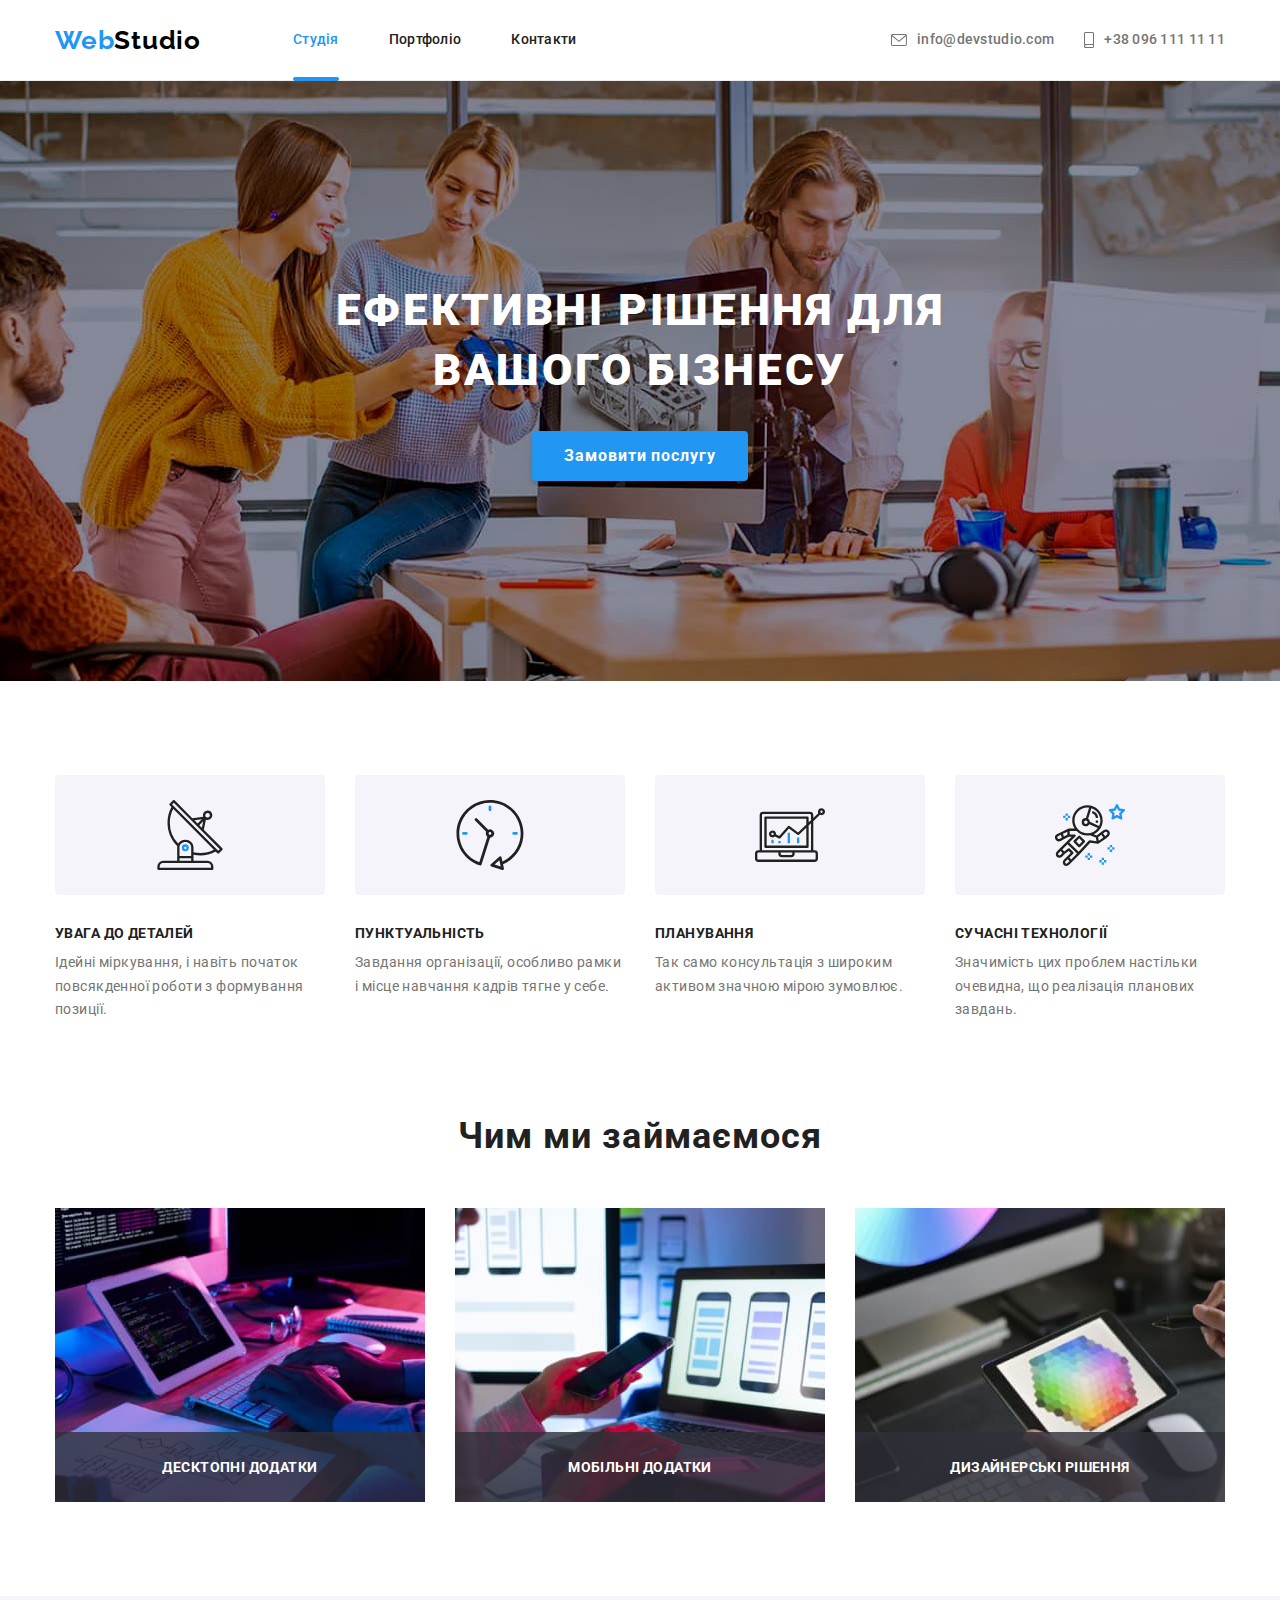
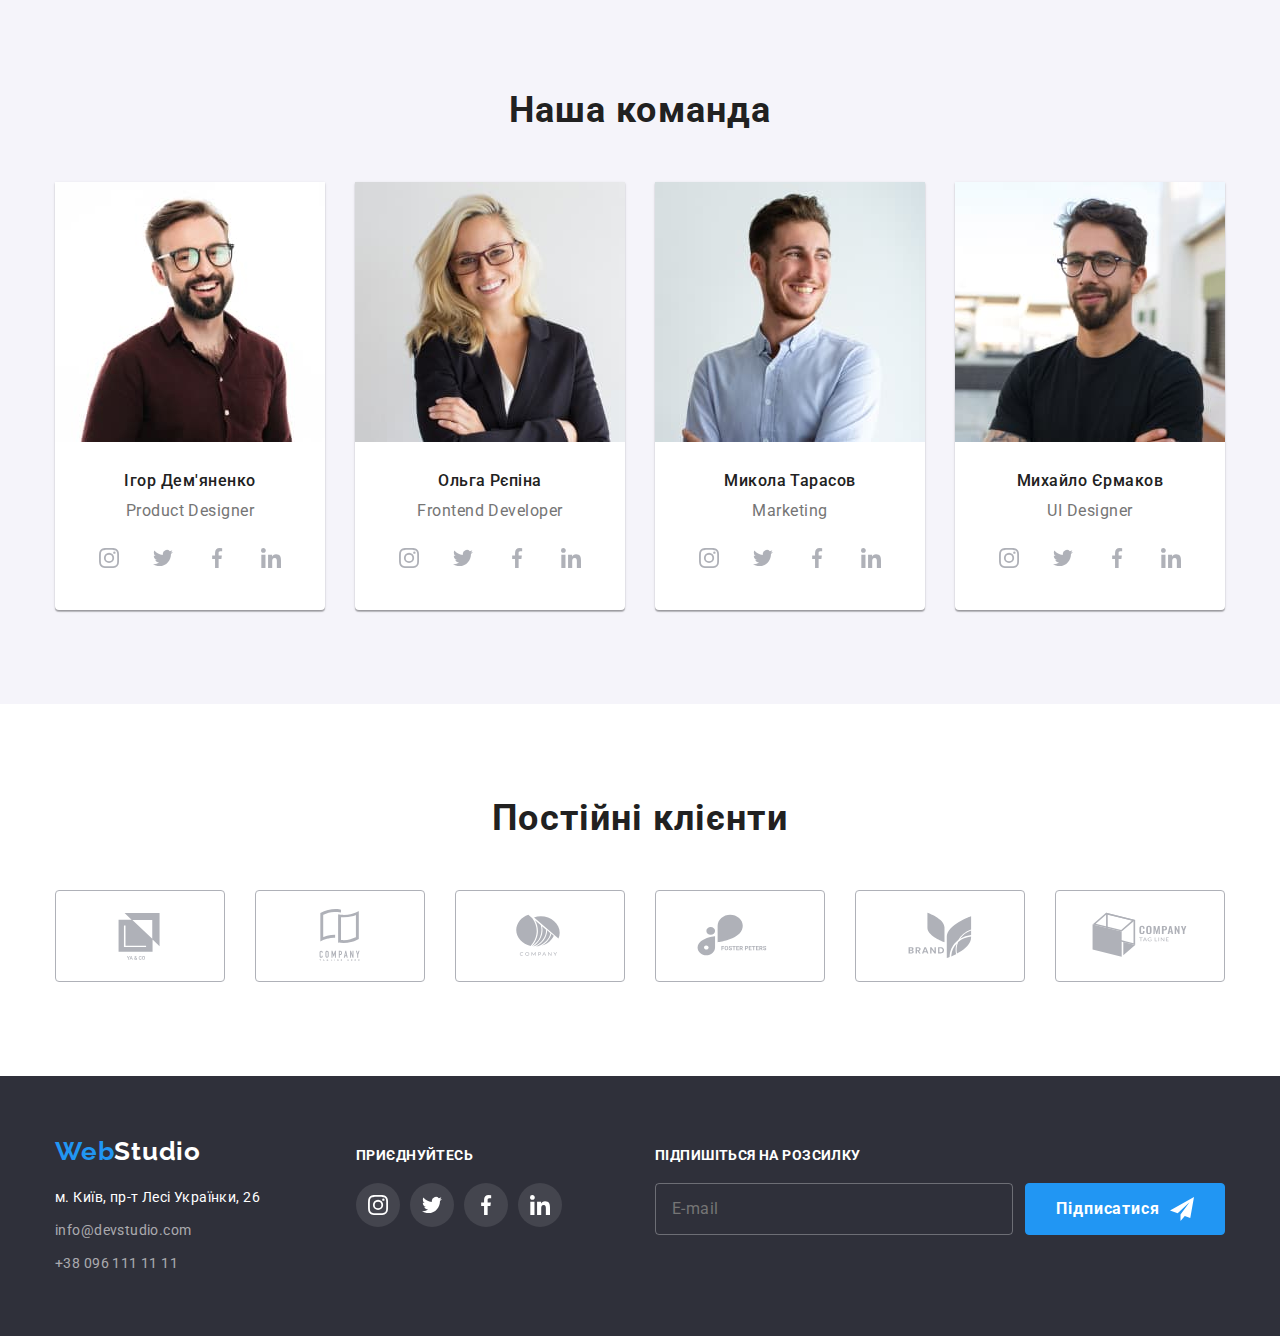
<file: index.html>
<!DOCTYPE html>
<html lang="uk">
  <head>
    <meta charset="UTF-8" />
    <meta http-equiv="X-UA-Compatible" content="IE=edge" />
    <meta name="viewport" content="width=device-width, initial-scale=1.0" />
    <title>Студія</title>
    <link rel="icon" href="./images/favicon.ico" type="images/x-icon" />
    <link
      rel="stylesheet"
      href="https://cdnjs.cloudflare.com/ajax/libs/modern-normalize/1.1.0/modern-normalize.min.css"
    />
    <link
      href="https://fonts.googleapis.com/css2?family=Raleway:wght@700&family=Roboto:wght@400;500;700;900&display=swap"
      rel="stylesheet"
    />
    <link rel="stylesheet" href="./css/main.min.css" />
  </head>
  <body>
    <header class="header">
      <div class="container header__container">
        <nav class="navigation">
          <a href="./index.html" class="logo"> Web<span class="logo--black-part">Studio</span> </a>

          <ul class="navigation__list">
            <li class="navigation__item">
              <a href="./index.html" class="navigation__link navigation__link--current">Студія</a>
            </li>
            <li class="navigation__item">
              <a href="./portfolio.html" class="navigation__link">Портфоліо</a>
            </li>
            <li class="navigation__item"><a href="" class="navigation__link">Контакти</a></li>
          </ul>
        </nav>

        <ul class="communication">
          <li class="communication__item">
            <a href="mailto:info@devstudio.com" class="communication__link">
              <svg class="communication__icon" width="16px" height="12px">
                <use href="./images/icons.svg#envelope"></use></svg
              >info@devstudio.com</a
            >
          </li>
          <li class="communication__item">
            <a href="tel:+380961111111" class="communication__link">
              <svg class="communication__icon" width="10px" height="16px">
                <use href="./images/icons.svg#smartphone"></use></svg
              >+38 096 111 11 11</a
            >
          </li>
        </ul>

        <button type="button" class="menu__button data-menu-button">
          <svg width="40" height="40" class="icon-menu" aria-label="Тумблер меню">
            <use href="./images/icons.svg#open-header-menu"></use>
          </svg>
        </button>
      </div>
      <!-- xxxxxxxxxxxxxxxxxxxxx MOBILE MENU xxxxxxxxxxxxxxxx -->

      <div class="mobile-menu" data-menu>
        <div class="container">
          <button type="button" class="menu__button data-menu-close">
            <svg width="40" height="40" class="icon-cross" aria-label="Тумблер меню">
              <use href="./images/icons.svg#close-header-menu"></use>
            </svg>
          </button>

          <nav class="mobile-nav">
            <ul class="mobile-nav__list">
              <li class="mobile-nav__item">
                <a href="./index.html" class="mobile-nav__link mobile-nav__link--current">Студія</a>
              </li>
              <li class="mobile-nav__item">
                <a href="./portfolio.html" class="mobile-nav__link">Портфоліо</a>
              </li>
              <li class="mobile-nav__item">
                <a href="" class="mobile-nav__link">Контакти</a>
              </li>
            </ul>
          </nav>

          <div class="mobile-menu__bottom-part">
            <ul class="mobile-contacts">
              <li class="mobile-contacts__item">
                <a href="tel:+380961111111" class="mobile-contacts__tel"> +38 096 111 11 11 </a>
              </li>
              <li class="mobile-contacts__item">
                <a href="mailto:info@devstudio.com" class="mobile-contacts__mail">
                  info@devstudio.com
                </a>
              </li>
            </ul>

            <ul class="mobile-social">
              <li class="mobile-social__item">
                <a
                  href="https://www.instagram.com/"
                  target="_blank"
                  rel="noopener noreferrer"
                  class="mobile-social__link"
                >
                  Instagram
                </a>
              </li>
              <li class="mobile-social__item">
                <a
                  href="https://twitter.com/"
                  target="_blank"
                  rel="noopener noreferrer"
                  class="mobile-social__link"
                >
                  Twitter
                </a>
              </li>
              <li class="mobile-social__item">
                <a
                  href="https://www.facebook.com/"
                  class="mobile-social__link"
                  target="_blank"
                  rel="noopener noreferrer"
                >
                  Facebook
                </a>
              </li>
              <li class="mobile-social__item">
                <a
                  href="https://www.linkedin.com/"
                  class="mobile-social__link"
                  target="_blank"
                  rel="noopener noreferrer"
                >
                  Linkedin
                </a>
              </li>
            </ul>
          </div>
        </div>
      </div>
    </header>

    <main>
      <section class="hero">
        <h1 class="hero__heading">Ефективні рішення для<br />вашого бізнесу</h1>

        <button data-modal-open type="button" class="hero__button button">Замовити послугу</button>
      </section>

      <section class="section">
        <div class="container">
          <h2 class="visually-hidden">Особливості</h2>
          <ul class="features">
            <li class="features__item">
              <div class="features__image-wrap">
                <svg class="features__icon" width="70px" height="70px">
                  <use href="./images/icons.svg#antenna"></use>
                </svg>
              </div>
              <h3 class="features__label">УВАГА ДО ДЕТАЛЕЙ</h3>
              <p class="features__descr">
                Ідейні міркування, і навіть початок повсякденної роботи з формування позиції.
              </p>
            </li>

            <li class="features__item">
              <div class="features__image-wrap">
                <svg class="features__icon" width="70px" height="70px">
                  <use href="./images/icons.svg#clock"></use>
                </svg>
              </div>
              <h3 class="features__label">ПУНКТУАЛЬНІСТЬ</h3>
              <p class="features__descr">
                Завдання організації, особливо рамки і місце навчання кадрів тягне у себе.
              </p>
            </li>

            <li class="features__item">
              <div class="features__image-wrap">
                <svg class="features__icon" width="70px" height="70px">
                  <use href="./images/icons.svg#diagram"></use>
                </svg>
              </div>
              <h3 class="features__label">ПЛАНУВАННЯ</h3>
              <p class="features__descr">
                Так само консультація з широким активом значною мірою зумовлює.
              </p>
            </li>

            <li class="features__item">
              <div class="features__image-wrap">
                <svg class="features__icon" width="70px" height="70px">
                  <use href="./images/icons.svg#astronaut"></use>
                </svg>
              </div>
              <h3 class="features__label">СУЧАСНІ ТЕХНОЛОГІЇ</h3>
              <p class="features__descr">
                Значимість цих проблем настільки очевидна, що реалізація планових завдань.
              </p>
            </li>
          </ul>
        </div>
      </section>

      <section class="specialization section">
        <div class="specialization__container container">
          <h2 class="heading">Чим ми займаємося</h2>
          <ul class="specialization__list">
            <li class="specialization__item">
              <img
                src="./images/desktop/studio/img1-desktop.jpg"
                srcset="
                  ./images/desktop/studio/img1-desktop.jpg    1x,
                  ./images/desktop/studio/img1-desktop@2x.jpg 2x
                "
                alt="Хтось пише код"
                width="100%"
                height="auto"
                class="image"
              />
              <div class="specialization__overlay">
                <p class="specialization__label">Десктопні додатки</p>
              </div>
            </li>
            <li class="specialization__item">
              <img
                src="./images/desktop/studio/img2-desktop.jpg"
                srcset="
                  ./images/desktop/studio/img2-desktop.jpg    1x,
                  ./images/desktop/studio/img2-desktop@2x.jpg 2x
                "
                alt="Хтось звіряється з ескізом, тримаючи телефон"
                width="100%"
                height="auto"
                class="image"
              />
              <div class="specialization__overlay">
                <p class="specialization__label">Мобільні додатки</p>
              </div>
            </li>
            <li class="specialization__item">
              <img
                src="./images/desktop/studio/img3-desktop.jpg"
                srcset="
                  ./images/desktop/studio/img3-desktop.jpg    1x,
                  ./images/desktop/studio/img3-desktop@2x.jpg 2x
                "
                alt="Хтось тримає планшет обираючи колір"
                width="100%"
                height="auto"
                class="image"
              />
              <div class="specialization__overlay">
                <p class="specialization__label">Дизайнерські рішення</p>
              </div>
            </li>
          </ul>
        </div>
      </section>

      <section class="team section">
        <div class="team__container container">
          <h2 class="team__heading heading">Наша команда</h2>
          <ul class="team__list">
            <li class="team__member">
              <picture>
                <source
                  srcset="
                    ./images/mob/studio/ihordemianenko-mob.jpg    1x,
                    ./images/mob/studio/ihordemianenko-mob@2x.jpg 2x
                  "
                  media="(max-width: 767px)"
                />
                <source
                  srcset="
                    ./images/tablet/studio/ihordemianenko-tablet.jpg    1x,
                    ./images/tablet/studio/ihordemianenko-tablet@2x.jpg 2x
                  "
                  media="(max-width: 1199px)"
                />
                <source
                  srcset="
                    ./images/desktop/studio/ihordemianenko-desktop.jpg    1x,
                    ./images/desktop/studio/ihordemianenko-desktop@2x.jpg 2x
                  "
                  media="(min-width: 1200px)"
                />
                <img
                  src="./images/mob/studio/ihordemianenko-mob.jpg"
                  alt="Ігор Дем'яненко"
                  class="team__photo"
                />
              </picture>
              <div class="team__card">
                <h3 class="team__name">Ігор Дем'яненко</h3>
                <p class="team__position">Product Designer</p>

                <ul class="social-networks">
                  <li class="">
                    <a
                      href="https://www.instagram.com/"
                      target="_blank"
                      rel="noopener noreferrer"
                      class="social-networks__link"
                    >
                      <svg class="social-networks__icon">
                        <use href="./images/icons.svg#instagram"></use>
                      </svg>
                    </a>
                  </li>
                  <li class="">
                    <a
                      href="https://twitter.com/"
                      target="_blank"
                      rel="noopener noreferrer"
                      class="social-networks__link"
                    >
                      <svg class="social-networks__icon">
                        <use href="./images/icons.svg#twitter"></use>
                      </svg>
                    </a>
                  </li>
                  <li class="">
                    <a
                      href="https://www.facebook.com/"
                      class="social-networks__link"
                      target="_blank"
                      rel="noopener noreferrer"
                    >
                      <svg class="social-networks__icon">
                        <use href="./images/icons.svg#facebook"></use>
                      </svg>
                    </a>
                  </li>
                  <li class="">
                    <a
                      href="https://www.linkedin.com/"
                      class="social-networks__link"
                      target="_blank"
                      rel="noopener noreferrer"
                    >
                      <svg class="social-networks__icon">
                        <use href="./images/icons.svg#linkedin"></use>
                      </svg>
                    </a>
                  </li>
                </ul>
              </div>
            </li>

            <li class="team__member">
              <picture>
                <source
                  srcset="
                    ./images/mob/studio/olhariepina-mob.jpg    1x,
                    ./images/mob/studio/olhariepina-mob@2x.jpg 2x
                  "
                  media="(max-width: 767px)"
                />
                <source
                  srcset="
                    ./images/tablet/studio/olhariepina-tablet.jpg    1x,
                    ./images/tablet/studio/olhariepina-tablet@2x.jpg 2x
                  "
                  media="(max-width: 1199px)"
                />
                <source
                  srcset="
                    ./images/desktop/studio/olhariepina-desktop.jpg    1x,
                    ./images/desktop/studio/olhariepina-desktop@2x.jpg 2x
                  "
                  media="(min-width: 1200px)"
                />
                <img
                  src="./images/mob/studio/olhariepina-mob.jpg"
                  alt="Ольга Рєпіна"
                  class="team__photo"
                />
              </picture>
              <div class="team__card">
                <h3 class="team__name">Ольга Рєпіна</h3>
                <p class="team__position">Frontend Developer</p>

                <ul class="social-networks">
                  <li class="network-item">
                    <a
                      href="https://www.instagram.com/"
                      target="_blank"
                      rel="noopener noreferrer"
                      class="social-networks__link"
                    >
                      <svg class="social-networks__icon">
                        <use href="./images/icons.svg#instagram"></use>
                      </svg>
                    </a>
                  </li>
                  <li class="network-item">
                    <a
                      href="https://twitter.com/"
                      target="_blank"
                      rel="noopener noreferrer"
                      class="social-networks__link"
                    >
                      <svg class="social-networks__icon">
                        <use href="./images/icons.svg#twitter"></use>
                      </svg>
                    </a>
                  </li>
                  <li class="network-item">
                    <a
                      href="https://www.facebook.com/"
                      target="_blank"
                      rel="noopener noreferrer"
                      class="social-networks__link"
                    >
                      <svg class="social-networks__icon">
                        <use href="./images/icons.svg#facebook"></use>
                      </svg>
                    </a>
                  </li>
                  <li class="network-item">
                    <a
                      href="https://www.linkedin.com/"
                      target="_blank"
                      rel="noopener noreferrer"
                      class="social-networks__link"
                    >
                      <svg class="social-networks__icon">
                        <use href="./images/icons.svg#linkedin"></use>
                      </svg>
                    </a>
                  </li>
                </ul>
              </div>
            </li>

            <li class="team__member">
              <picture>
                <source
                  srcset="
                    ./images/mob/studio/mykolatarasov-mob.jpg    1x,
                    ./images/mob/studio/mykolatarasov-mob@2x.jpg 2x
                  "
                  media="(max-width: 767px)"
                />
                <source
                  srcset="
                    ./images/tablet/studio/mykolatarasov-tablet.jpg    1x,
                    ./images/tablet/studio/mykolatarasov-tablet@2x.jpg 2x
                  "
                  media="(max-width: 1199px)"
                />
                <source
                  srcset="
                    ./images/desktop/studio/mykolatarasov-desktop.jpg    1x,
                    ./images/desktop/studio/mykolatarasov-desktop@2x.jpg 2x
                  "
                  media="(min-width: 1200px)"
                />
                <img
                  src="./images/mob/studio/mykolatarasov-mob.jpg"
                  alt="Микола Тарасов"
                  class="team__photo"
                />
              </picture>
              <div class="team__card">
                <h3 class="team__name">Микола Тарасов</h3>
                <p class="team__position">Marketing</p>

                <ul class="social-networks">
                  <li class="network-item">
                    <a
                      href="https://www.instagram.com/"
                      target="_blank"
                      rel="noopener noreferrer"
                      class="social-networks__link"
                    >
                      <svg class="social-networks__icon">
                        <use href="./images/icons.svg#instagram"></use>
                      </svg>
                    </a>
                  </li>
                  <li class="network-item">
                    <a
                      href="https://twitter.com/"
                      target="_blank"
                      rel="noopener noreferrer"
                      class="social-networks__link"
                    >
                      <svg class="social-networks__icon">
                        <use href="./images/icons.svg#twitter"></use>
                      </svg>
                    </a>
                  </li>
                  <li class="network-item">
                    <a
                      href="https://www.facebook.com/"
                      target="_blank"
                      rel="noopener noreferrer"
                      class="social-networks__link"
                    >
                      <svg class="social-networks__icon">
                        <use href="./images/icons.svg#facebook"></use>
                      </svg>
                    </a>
                  </li>
                  <li class="network-item">
                    <a
                      href="https://www.linkedin.com/"
                      target="_blank"
                      rel="noopener noreferrer"
                      class="social-networks__link"
                    >
                      <svg class="social-networks__icon">
                        <use href="./images/icons.svg#linkedin"></use>
                      </svg>
                    </a>
                  </li>
                </ul>
              </div>
            </li>

            <li class="team__member">
              <picture>
                <source
                  srcset="
                    ./images/mob/studio/mykhailoyermakov-mob.jpg    1x,
                    ./images/mob/studio/mykhailoyermakov-mob@2x.jpg 2x
                  "
                  media="(max-width: 767px)"
                />
                <source
                  srcset="
                    ./images/tablet/studio/mykhailoyermakov-tablet.jpg    1x,
                    ./images/tablet/studio/mykhailoyermakov-tablet@2x.jpg 2x
                  "
                  media="(max-width: 1199px)"
                />
                <source
                  srcset="
                    ./images/desktop/studio/mykhailoyermakov-desktop.jpg    1x,
                    ./images/desktop/studio/mykhailoyermakov-desktop@2x.jpg 2x
                  "
                  media="(min-width: 1200px)"
                />
                <img
                  src="./images/mob/studio/mykhailoyermakov-mob.jpg"
                  alt="Михайло Єрмаков"
                  class="team__photo"
                />
              </picture>
              <div class="team__card">
                <h3 class="team__name">Михайло Єрмаков</h3>
                <p class="team__position">UI Designer</p>

                <ul class="social-networks">
                  <li class="network-item">
                    <a
                      href="https://www.instagram.com/"
                      target="_blank"
                      rel="noopener noreferrer"
                      class="social-networks__link"
                    >
                      <svg class="social-networks__icon">
                        <use href="./images/icons.svg#instagram"></use>
                      </svg>
                    </a>
                  </li>
                  <li class="network-item">
                    <a
                      href="https://twitter.com/"
                      target="_blank"
                      rel="noopener noreferrer"
                      class="social-networks__link"
                    >
                      <svg class="social-networks__icon">
                        <use href="./images/icons.svg#twitter"></use>
                      </svg>
                    </a>
                  </li>
                  <li class="network-item">
                    <a
                      href="https://www.facebook.com/"
                      target="_blank"
                      rel="noopener noreferrer"
                      class="social-networks__link"
                    >
                      <svg class="social-networks__icon">
                        <use href="./images/icons.svg#facebook"></use>
                      </svg>
                    </a>
                  </li>
                  <li class="network-item">
                    <a
                      href="https://www.linkedin.com/"
                      target="_blank"
                      rel="noopener noreferrer"
                      class="social-networks__link"
                    >
                      <svg class="social-networks__icon">
                        <use href="./images/icons.svg#linkedin"></use>
                      </svg>
                    </a>
                  </li>
                </ul>
              </div>
            </li>
          </ul>
        </div>
      </section>

      <section class="section">
        <div class="container">
          <h2 class="heading">Постійні клієнти</h2>

          <ul class="clients">
            <li class="clients__item">
              <a href="#" target="_blank" rel="noopener noreferrer" class="clients__link">
                <svg class="clients__logo" width="106px" height="60px">
                  <use href="./images/icons.svg#client-1"></use>
                </svg>
              </a>
            </li>

            <li class="clients__item">
              <a href="#" target="_blank" rel="noopener noreferrer" class="clients__link">
                <svg class="clients__logo" width="106px" height="60px">
                  <use href="./images/icons.svg#client-2"></use>
                </svg>
              </a>
            </li>

            <li class="clients__item">
              <a href="#" target="_blank" rel="noopener noreferrer" class="clients__link">
                <svg class="clients__logo" width="106px" height="60px">
                  <use href="./images/icons.svg#client-3"></use>
                </svg>
              </a>
            </li>

            <li class="clients__item">
              <a href="#" target="_blank" rel="noopener noreferrer" class="clients__link">
                <svg class="clients__logo" width="106px" height="60px">
                  <use href="./images/icons.svg#client-4"></use>
                </svg>
              </a>
            </li>

            <li class="clients__item">
              <a href="#" target="_blank" rel="noopener noreferrer" class="clients__link">
                <svg class="clients__logo" width="106px" height="60px">
                  <use href="./images/icons.svg#client-5"></use>
                </svg>
              </a>
            </li>

            <li class="clients__item">
              <a href="#" target="_blank" rel="noopener noreferrer" class="clients__link">
                <svg class="clients__logo" width="106px" height="60px">
                  <use href="./images/icons.svg#client-6"></use>
                </svg>
              </a>
            </li>
          </ul>
        </div>
      </section>
    </main>

    <footer class="footer">
      <div class="footer__container container">
        <div class="address">
          <a href="./index.html" class="logo footer__logo">
            Web<span class="logo--white-part">Studio</span>
          </a>
          <address>
            <ul class="address__list">
              <li class="address__item">
                <a
                  href="https://www.google.com.ua/maps/search/м.+київ+пр-т+лесі+українки+26/@50.4266707,30.5363676,17z/data=!3m1!4b1?hl=uk"
                  target="_blank"
                  rel="noopener noreferrer"
                  class="address__location address__link"
                >
                  м. Київ, пр-т Лесі Українки, 26
                </a>
              </li>

              <li class="address__item">
                <a href="mailto:info@devstudio.com" class="address__link address__contact"
                  >info@devstudio.com</a
                >
              </li>
              <li class="address__item">
                <a href="tel:+380961111111" class="address__link address__contact"
                  >+38 096 111 11 11</a
                >
              </li>
            </ul>
          </address>
        </div>

        <div class="join">
          <h2 class="join__heading">приєднуйтесь</h2>
          <ul class="social-networks">
            <li>
              <a
                href="https://www.instagram.com/"
                target="_blank"
                rel="noopener noreferrer"
                class="join__link social-networks__link"
              >
                <svg class="join__icon social-networks__icon">
                  <use href="./images/icons.svg#instagram" width="20px" height="20px"></use>
                </svg>
              </a>
            </li>

            <li>
              <a
                href="https://twitter.com/"
                target="_blank"
                rel="noopener noreferrer"
                class="join__link social-networks__link"
              >
                <svg class="join__icon social-networks__icon">
                  <use href="./images/icons.svg#twitter" width="20px" height="20px"></use>
                </svg>
              </a>
            </li>

            <li>
              <a
                href="https://www.facebook.com/"
                target="_blank"
                rel="noopener noreferrer"
                class="join__link social-networks__link"
              >
                <svg class="join__icon social-networks__icon">
                  <use href="./images/icons.svg#facebook" width="20px" height="20px"></use>
                </svg>
              </a>
            </li>

            <li>
              <a
                href="https://www.linkedin.com/"
                target="_blank"
                rel="noopener noreferrer"
                class="join__link social-networks__link"
              >
                <svg class="join__icon social-networks__icon">
                  <use href="./images/icons.svg#linkedin" width="20px" height="20px"></use>
                </svg>
              </a>
            </li>
          </ul>
        </div>

        <div class="subscribe">
          <h2 class="subscribe__heading">Підпишіться на розсилку</h2>

          <form class="subscribe__form">
            <label for="subscribe__email"></label>
            <input
              type="email"
              name="email"
              id="subscribe__email"
              placeholder="E-mail"
              class="subscribe__field"
            />
            <button type="submit" class="subscribe__button button">
              <span>Підписатися</span>
              <svg class="subscribe__icon">
                <use href="./images/icons.svg#send"></use>
              </svg>
            </button>
          </form>
        </div>
      </div>
    </footer>

    <div data-modal class="backdrop is-hidden">
      <div class="modal">
        <button data-modal-close type="button" class="modal__close">
          <svg class="modal__icon">
            <use href="./images/icons.svg#close"></use>
          </svg>
        </button>

        <h2 class="modal__heading">Залиште свої дані, ми вам передзвонимо</h2>

        <form class="modal__form">
          <div class="form">
            <label for="name" class="form__lable">Ім'я</label>
            <div class="form__field">
              <input type="text" name="name" id="name" class="form__input" />
              <svg class="form__icon">
                <use href="./images/icons.svg#person"></use>
              </svg>
            </div>
          </div>

          <div class="form">
            <label for="tel" class="form__lable">Телефон</label>
            <div class="form__field">
              <input type="tel" name="tel" id="tel" class="form__input" />
              <svg class="form__icon">
                <use href="./images/icons.svg#phone"></use>
              </svg>
            </div>
          </div>

          <div class="form">
            <label for="email" class="form__lable">Пошта</label>
            <div class="form__field">
              <input type="email" name="email" id="email" class="form__input" />
              <svg class="form__icon">
                <use href="./images/icons.svg#email"></use>
              </svg>
            </div>
          </div>

          <div class="form">
            <label for="comment" class="form__lable">Коментар</label>
            <textarea
              name="comment"
              id="comment"
              rows="4"
              placeholder="Введіть текст"
              class="form__comment"
            ></textarea>
          </div>

          <div class="checkbox">
            <label for="policy" class="checkbox__label">
              <input
                type="checkbox"
                name="policy"
                id="policy"
                class="checkbox__origin visually-hidden"
                required
              />
              <span class="checkbox__frame">
                <svg class="checkbox__icon">
                  <use href="./images/icons.svg#tick"></use>
                </svg>
              </span>
              <span>Погоджуюся з розсилкою та приймаю</span>
              <a href="#" class="checkbox__policy">Умови договору</a>
            </label>
          </div>

          <button type="submit" class="modal__button button">Відправити</button>
        </form>
      </div>
    </div>

    <script src="./js/modal.js"></script>
    <script src="./js/menu.js"></script>
  </body>
</html>
</file>
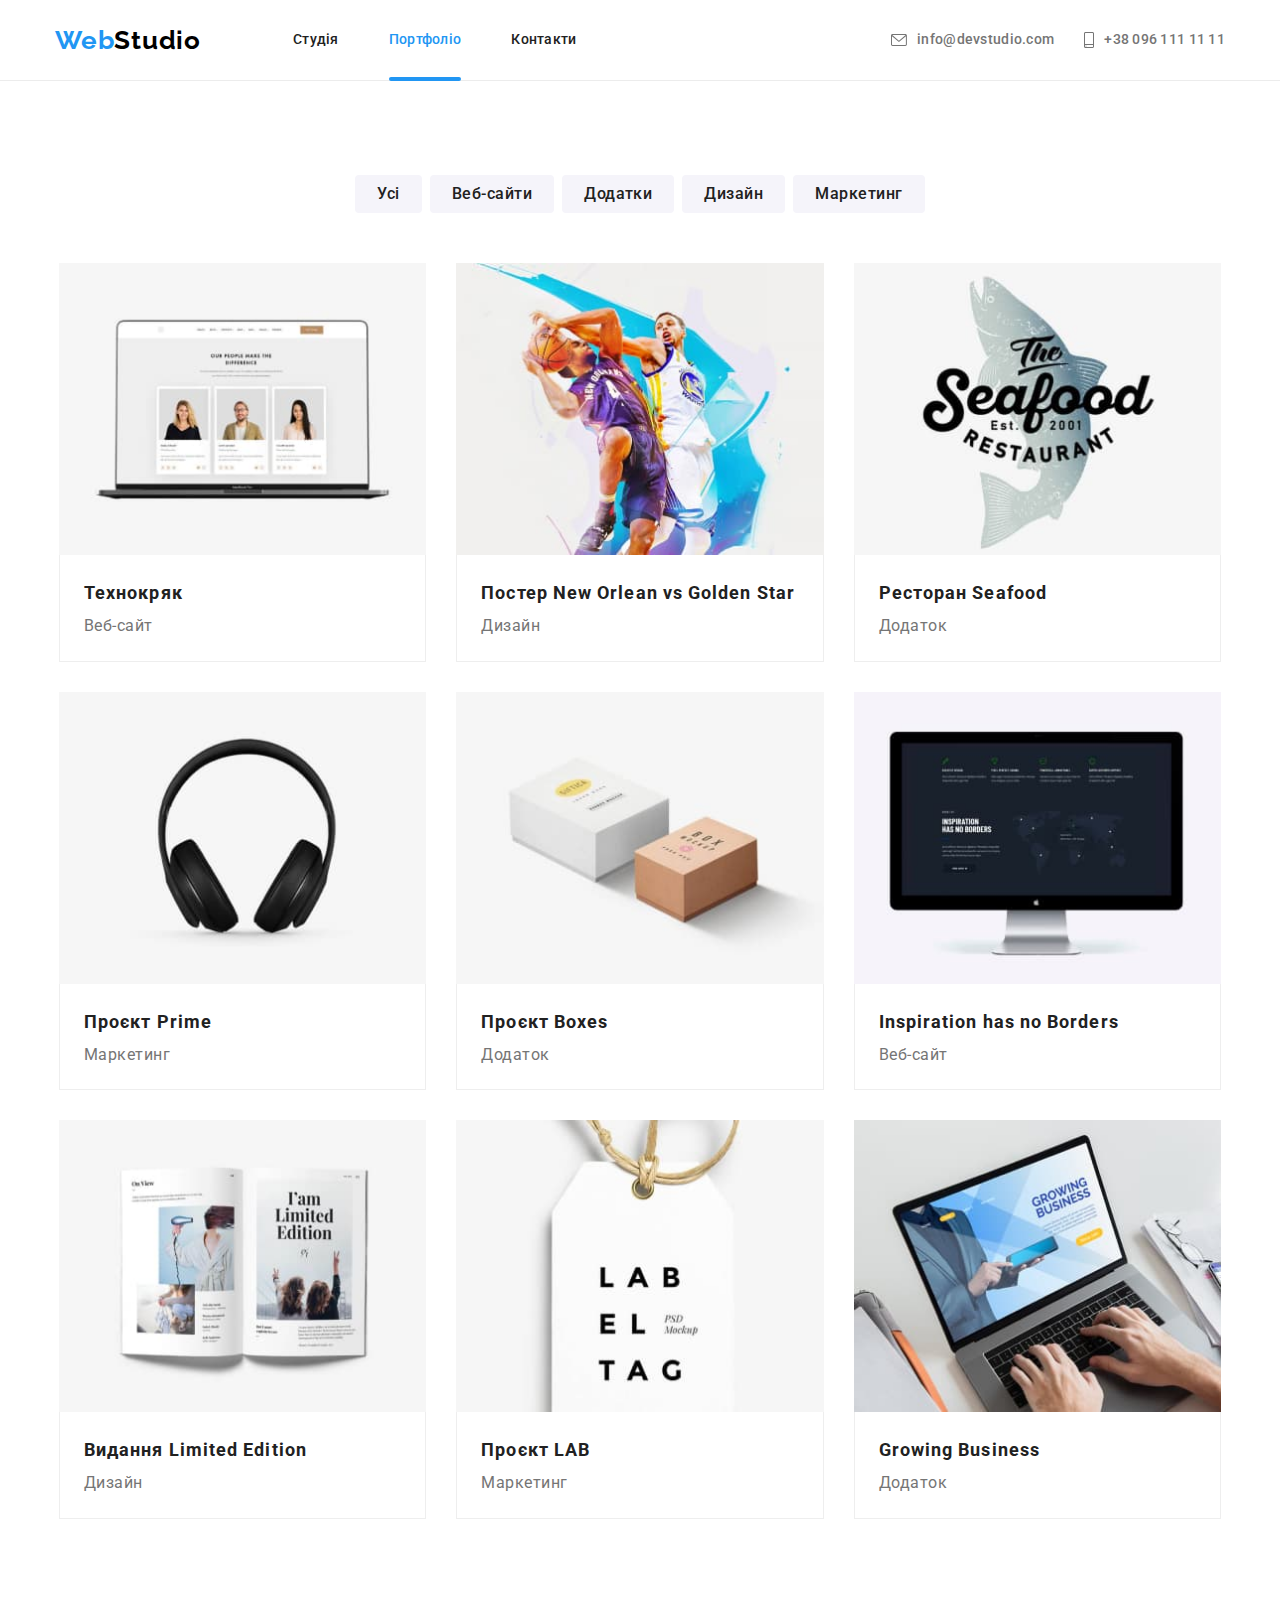
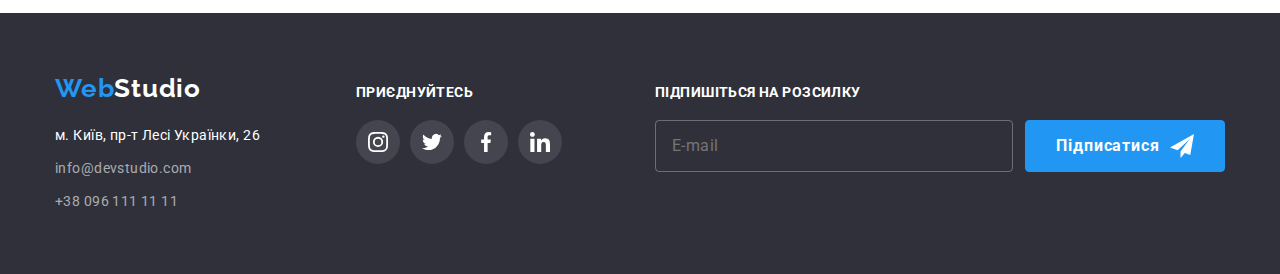
<file: portfolio.html>
<!DOCTYPE html>
<html lang="uk">
  <head>
    <meta charset="UTF-8" />
    <meta http-equiv="X-UA-Compatible" content="IE=edge" />
    <meta name="viewport" content="width=device-width, initial-scale=1.0" />
    <title>Портфоліо</title>
    <link rel="icon" href="./images/favicon.ico" type="images/x-icon" />
    <link
      rel="stylesheet"
      href="https://cdnjs.cloudflare.com/ajax/libs/modern-normalize/1.1.0/modern-normalize.min.css"
    />
    <link
      href="https://fonts.googleapis.com/css2?family=Raleway:wght@700&family=Roboto:wght@400;500;700;900&display=swap"
      rel="stylesheet"
    />
    <link rel="stylesheet" href="./css/main.min.css" />
    <link rel="stylesheet" href="css/styles.css" />
  </head>
  <body>
    <header class="header">
      <div class="container header__container">
        <nav class="navigation">
          <a href="./index.html" class="logo"> Web<span class="logo--black-part">Studio</span> </a>

          <ul class="navigation__list">
            <li class="navigation__item">
              <a href="./index.html" class="navigation__link">Студія</a>
            </li>
            <li class="navigation__item">
              <a href="./portfolio.html" class="navigation__link navigation__link--current"
                >Портфоліо</a
              >
            </li>
            <li class="navigation__item"><a href="" class="navigation__link">Контакти</a></li>
          </ul>
        </nav>

        <ul class="communication">
          <li class="communication__item">
            <a href="mailto:info@devstudio.com" class="communication__link">
              <svg class="communication__icon" width="16px" height="12px">
                <use href="./images/icons.svg#envelope"></use></svg
              >info@devstudio.com</a
            >
          </li>
          <li class="communication__item">
            <a href="tel:+380961111111" class="communication__link">
              <svg class="communication__icon" width="10px" height="16px">
                <use href="./images/icons.svg#smartphone"></use></svg
              >+38 096 111 11 11</a
            >
          </li>
        </ul>

        <button type="button" class="menu__button data-menu-button">
          <svg width="40" height="40" aria-label="Тумблер меню">
            <use class="icon-menu" href="./images/icons.svg#open-header-menu"></use>
          </svg>
        </button>
      </div>
      <!-- xxxxxxxxxxxxxxxxxxxxx MOBILE MENU xxxxxxxxxxxxxxxx -->

      <div class="mobile-menu" data-menu>
        <div class="container">
          <button type="button" class="menu__button data-menu-close">
            <svg width="40" height="40" aria-label="Тумблер меню">
              <use class="icon-cross" href="./images/icons.svg#close-header-menu"></use>
            </svg>
          </button>

          <nav class="mobile-nav">
            <ul class="mobile-nav__list">
              <li class="mobile-nav__item">
                <a href="./index.html" class="mobile-nav__link">Студія</a>
              </li>
              <li class="mobile-nav__item">
                <a href="./portfolio.html" class="mobile-nav__link mobile-nav__link--current">
                  Портфоліо
                </a>
              </li>
              <li class="mobile-nav__item">
                <a href="" class="mobile-nav__link">Контакти</a>
              </li>
            </ul>
          </nav>

          <div class="mobile-menu__bottom-part">
            <ul class="mobile-contacts">
              <li class="mobile-contacts__item">
                <a href="tel:+380961111111" class="mobile-contacts__tel"> +38 096 111 11 11 </a>
              </li>
              <li class="mobile-contacts__item">
                <a href="mailto:info@devstudio.com" class="mobile-contacts__mail">
                  info@devstudio.com
                </a>
              </li>
            </ul>

            <ul class="mobile-social">
              <li class="mobile-social__item">
                <a
                  href="https://www.instagram.com/"
                  target="_blank"
                  rel="noopener noreferrer"
                  class="mobile-social__link"
                >
                  Instagram
                </a>
              </li>
              <li class="mobile-social__item">
                <a
                  href="https://twitter.com/"
                  target="_blank"
                  rel="noopener noreferrer"
                  class="mobile-social__link"
                >
                  Twitter
                </a>
              </li>
              <li class="mobile-social__item">
                <a
                  href="https://www.facebook.com/"
                  class="mobile-social__link"
                  target="_blank"
                  rel="noopener noreferrer"
                >
                  Facebook
                </a>
              </li>
              <li class="mobile-social__item">
                <a
                  href="https://www.linkedin.com/"
                  class="mobile-social__link"
                  target="_blank"
                  rel="noopener noreferrer"
                >
                  Linkedin
                </a>
              </li>
            </ul>
          </div>
        </div>
      </div>
    </header>

    <!-- хххххххххххххххххххххххххх Головний контент сторінки хххххххххххххххххххххххххх -->
    <main>
      <section class="section">
        <div class="container portfolio__container">
          <h1 class="visually-hidden">Портфоліо</h1>

          <ul class="filter">
            <li>
              <button type="button" class="filter__button button">Усі</button>
            </li>
            <li>
              <button type="button" class="filter__button button">Веб-сайти</button>
            </li>
            <li>
              <button type="button" class="filter__button button">Додатки</button>
            </li>
            <li>
              <button type="button" class="filter__button button">Дизайн</button>
            </li>
            <li>
              <button type="button" class="filter__button button">Маркетинг</button>
            </li>
          </ul>

          <ul class="portfolio">
            <!-- хххххххххххххххххххххххххх -->
            <li class="portfolio__card">
              <a class="portfolio__link">
                <div class="portfolio__overlay">
                  <picture>
                    <source
                      srcset="
                        ./images/mob/portfolio/technokryak-mob.jpg    1x,
                        ./images/mob/portfolio/technokryak-mob@2x.jpg 2x
                      "
                      media="(max-width: 767px)"
                    />
                    <source
                      srcset="
                        ./images/tablet/portfolio/technokryak-tablet.jpg    1x,
                        ./images/tablet/portfolio/technokryak-tablet@2x.jpg 2x
                      "
                      media="(max-width: 1199px)"
                    />
                    <source
                      srcset="
                        ./images/desktop/portfolio/technokryak-desktop.jpg    1x,
                        ./images/desktop/portfolio/technokryak-desktop@2x.jpg 2x
                      "
                      media="(min-width: 1200px)"
                    />
                    <img
                      src="./images/mob/portfolio/technokryak-mob.jpg"
                      alt="Сторінка сайту зі списком людей"
                      width="100%"
                      height="auto"
                    />
                  </picture>
                  <p class="portfolio__descr">
                    Ресурс пропонує комплексні пропозиції з різним рівнем функціоналу та сервісів.
                    Все це дозволить відвідувачу отримати вичерпні відомості про компанію чи
                    приватну особу.
                  </p>
                </div>
                <div class="portfolio__label">
                  <h2 class="portfolio__title">Технокряк</h2>
                  <p class="portfolio__type">Веб-сайт</p>
                </div>
              </a>
            </li>

            <!-- хххххххххххххххххххххххххх -->
            <li class="portfolio__card">
              <a class="portfolio__link">
                <div class="portfolio__overlay">
                  <picture>
                    <source
                      srcset="
                        ./images/mob/portfolio/neworlean-mob.jpg    1x,
                        ./images/mob/portfolio/neworlean-mob@2x.jpg 2x
                      "
                      media="(max-width: 767px)"
                    />
                    <source
                      srcset="
                        ./images/tablet/portfolio/neworlean-tablet.jpg    1x,
                        ./images/tablet/portfolio/neworlean-tablet@2x.jpg 2x
                      "
                      media="(max-width: 1199px)"
                    />
                    <source
                      srcset="
                        ./images/desktop/portfolio/neworlean-desktop.jpg    1x,
                        ./images/desktop/portfolio/neworlean-desktop@2x.jpg 2x
                      "
                      media="(min-width: 1200px)"
                    />
                    <img
                      src="./images/mob/portfolio/neworlean-mob.jpg"
                      alt="Постер до змагань з баскетболу"
                      width="100%"
                      height="auto"
                    />
                  </picture>
                  <p class="portfolio__descr">
                    Ресурс пропонує комплексні пропозиції з різним рівнем функціоналу та сервісів.
                    Все це дозволить відвідувачу отримати вичерпні відомості про компанію чи
                    приватну особу.
                  </p>
                </div>
                <div class="portfolio__label">
                  <h2 class="portfolio__title">Постер New Orlean vs Golden Star</h2>
                  <p class="portfolio__type">Дизайн</p>
                </div>
              </a>
            </li>

            <!-- хххххххххххххххххххххххххх -->
            <li class="portfolio__card">
              <a class="portfolio__link">
                <div class="portfolio__overlay">
                  <picture>
                    <source
                      srcset="
                        ./images/mob/portfolio/seafood-mob.jpg    1x,
                        ./images/mob/portfolio/seafood-mob@2x.jpg 2x
                      "
                      media="(max-width: 767px)"
                    />
                    <source
                      srcset="
                        ./images/tablet/portfolio/seafood-tablet.jpg    1x,
                        ./images/tablet/portfolio/seafood-tablet@2x.jpg 2x
                      "
                      media="(max-width: 1199px)"
                    />
                    <source
                      srcset="
                        ./images/desktop/portfolio/seafood-desktop.jpg    1x,
                        ./images/desktop/portfolio/seafood-desktop@2x.jpg 2x
                      "
                      media="(min-width: 1200px)"
                    />
                    <img
                      src="./images/mob/portfolio/seafood-mob.jpg"
                      alt="Логотип ресторану морської їжі"
                      width="100%"
                      height="auto"
                    />
                  </picture>
                  <p class="portfolio__descr">
                    Ресурс пропонує комплексні пропозиції з різним рівнем функціоналу та сервісів.
                    Все це дозволить відвідувачу отримати вичерпні відомості про компанію чи
                    приватну особу.
                  </p>
                </div>
                <div class="portfolio__label">
                  <h2 class="portfolio__title">Ресторан Seafood</h2>
                  <p class="portfolio__type">Додаток</p>
                </div>
              </a>
            </li>

            <!-- хххххххххххххххххххххххххх -->
            <li class="portfolio__card">
              <a class="portfolio__link">
                <div class="portfolio__overlay">
                  <picture>
                    <source
                      srcset="
                        ./images/mob/portfolio/prime-mob.jpg    1x,
                        ./images/mob/portfolio/prime-mob@2x.jpg 2x
                      "
                      media="(max-width: 767px)"
                    />
                    <source
                      srcset="
                        ./images/tablet/portfolio/prime-tablet.jpg    1x,
                        ./images/tablet/portfolio/prime-tablet@2x.jpg 2x
                      "
                      media="(max-width: 1199px)"
                    />
                    <source
                      srcset="
                        ./images/desktop/portfolio/prime-desktop.jpg    1x,
                        ./images/desktop/portfolio/prime-desktop@2x.jpg 2x
                      "
                      media="(min-width: 1200px)"
                    />
                    <img
                      src="./images/mob/portfolio/prime-mob.jpg"
                      alt="Чорні навушники"
                      width="100%"
                      height="auto"
                    />
                  </picture>
                  <p class="portfolio__descr">
                    Ресурс пропонує комплексні пропозиції з різним рівнем функціоналу та сервісів.
                    Все це дозволить відвідувачу отримати вичерпні відомості про компанію чи
                    приватну особу.
                  </p>
                </div>
                <div class="portfolio__label">
                  <h2 class="portfolio__title">Проєкт Prime</h2>
                  <p class="portfolio__type">Маркетинг</p>
                </div>
              </a>
            </li>

            <!-- хххххххххххххххххххххххххх -->
            <li class="portfolio__card">
              <a class="portfolio__link">
                <div class="portfolio__overlay">
                  <picture>
                    <source
                      srcset="
                        ./images/mob/portfolio/boxes-mob.jpg    1x,
                        ./images/mob/portfolio/boxes-mob@2x.jpg 2x
                      "
                      media="(max-width: 767px)"
                    />
                    <source
                      srcset="
                        ./images/tablet/portfolio/boxes-tablet.jpg    1x,
                        ./images/tablet/portfolio/boxes-tablet@2x.jpg 2x
                      "
                      media="(max-width: 1199px)"
                    />
                    <source
                      srcset="
                        ./images/desktop/portfolio/boxes-desktop.jpg    1x,
                        ./images/desktop/portfolio/boxes-desktop@2x.jpg 2x
                      "
                      media="(min-width: 1200px)"
                    />
                    <img
                      src="./images/mob/portfolio/boxes-mob.jpg"
                      alt="Дві мінімалістичні коробочки"
                      width="100%"
                      height="auto"
                    />
                  </picture>
                  <p class="portfolio__descr">
                    Ресурс пропонує комплексні пропозиції з різним рівнем функціоналу та сервісів.
                    Все це дозволить відвідувачу отримати вичерпні відомості про компанію чи
                    приватну особу.
                  </p>
                </div>
                <div class="portfolio__label">
                  <h2 class="portfolio__title">Проєкт Boxes</h2>
                  <p class="portfolio__type">Додаток</p>
                </div>
              </a>
            </li>

            <!-- хххххххххххххххххххххххххх -->
            <li class="portfolio__card">
              <a class="portfolio__link">
                <div class="portfolio__overlay">
                  <picture>
                    <source
                      srcset="
                        ./images/mob/portfolio/inspiration-mob.jpg    1x,
                        ./images/mob/portfolio/inspiration-mob@2x.jpg 2x
                      "
                      media="(max-width: 767px)"
                    />
                    <source
                      srcset="
                        ./images/tablet/portfolio/inspiration-tablet.jpg    1x,
                        ./images/tablet/portfolio/inspiration-tablet@2x.jpg 2x
                      "
                      media="(max-width: 1199px)"
                    />
                    <source
                      srcset="
                        ./images/desktop/portfolio/inspiration-desktop.jpg    1x,
                        ./images/desktop/portfolio/inspiration-desktop@2x.jpg 2x
                      "
                      media="(min-width: 1200px)"
                    />
                    <img
                      src="./images/mob/portfolio/inspiration-mob.jpg"
                      alt="Веб-сайт Натхнення"
                      width="100%"
                      height="auto"
                    />
                  </picture>
                  <p class="portfolio__descr">
                    Ресурс пропонує комплексні пропозиції з різним рівнем функціоналу та сервісів.
                    Все це дозволить відвідувачу отримати вичерпні відомості про компанію чи
                    приватну особу.
                  </p>
                </div>
                <div class="portfolio__label">
                  <h2 class="portfolio__title">Inspiration has no Borders</h2>
                  <p class="portfolio__type">Веб-сайт</p>
                </div>
              </a>
            </li>

            <!-- хххххххххххххххххххххххххх -->
            <li class="portfolio__card">
              <a class="portfolio__link">
                <div class="portfolio__overlay">
                  <picture>
                    <source
                      srcset="
                        ./images/mob/portfolio/limitededition-mob.jpg    1x,
                        ./images/mob/portfolio/limitededition-mob@2x.jpg 2x
                      "
                      media="(max-width: 767px)"
                    />
                    <source
                      srcset="
                        ./images/tablet/portfolio/limitededition-tablet.jpg    1x,
                        ./images/tablet/portfolio/limitededition-tablet@2x.jpg 2x
                      "
                      media="(max-width: 1199px)"
                    />
                    <source
                      srcset="
                        ./images/desktop/portfolio/limitededition-desktop.jpg    1x,
                        ./images/desktop/portfolio/limitededition-desktop@2x.jpg 2x
                      "
                      media="(min-width: 1200px)"
                    />
                    <img
                      src="./images/mob/portfolio/limitededition-mob.jpg"
                      alt="Ліміоване видання"
                      width="100%"
                      height="auto"
                    />
                  </picture>
                  <p class="portfolio__descr">
                    Ресурс пропонує комплексні пропозиції з різним рівнем функціоналу та сервісів.
                    Все це дозволить відвідувачу отримати вичерпні відомості про компанію чи
                    приватну особу.
                  </p>
                </div>
                <div class="portfolio__label">
                  <h2 class="portfolio__title">Видання Limited Edition</h2>
                  <p class="portfolio__type">Дизайн</p>
                </div>
              </a>
            </li>

            <!-- хххххххххххххххххххххххххх -->
            <li class="portfolio__card">
              <a class="portfolio__link">
                <div class="portfolio__overlay">
                  <picture>
                    <source
                      srcset="
                        ./images/mob/portfolio/lab-mob.jpg    1x,
                        ./images/mob/portfolio/lab-mob@2x.jpg 2x
                      "
                      media="(max-width: 767px)"
                    />
                    <source
                      srcset="
                        ./images/tablet/portfolio/lab-tablet.jpg    1x,
                        ./images/tablet/portfolio/lab-tablet@2x.jpg 2x
                      "
                      media="(max-width: 1199px)"
                    />
                    <source
                      srcset="
                        ./images/desktop/portfolio/lab-desktop.jpg    1x,
                        ./images/desktop/portfolio/lab-desktop@2x.jpg 2x
                      "
                      media="(min-width: 1200px)"
                    />
                    <img
                      src="./images/mob/portfolio/lab-mob.jpg"
                      alt="Бирка"
                      width="100%"
                      height="auto"
                    />
                  </picture>
                  <p class="portfolio__descr">
                    Ресурс пропонує комплексні пропозиції з різним рівнем функціоналу та сервісів.
                    Все це дозволить відвідувачу отримати вичерпні відомості про компанію чи
                    приватну особу.
                  </p>
                </div>
                <div class="portfolio__label">
                  <h2 class="portfolio__title">Проєкт LAB</h2>
                  <p class="portfolio__type">Маркетинг</p>
                </div>
              </a>
            </li>

            <!-- хххххххххххххххххххххххххх -->
            <li class="portfolio__card">
              <a class="portfolio__link">
                <div class="portfolio__overlay">
                  <picture>
                    <source
                      srcset="
                        ./images/mob/portfolio/growingbusiness-mob.jpg    1x,
                        ./images/mob/portfolio/growingbusiness-mob@2x.jpg 2x
                      "
                      media="(max-width: 767px)"
                    />
                    <source
                      srcset="
                        ./images/tablet/portfolio/growingbusiness-tablet.jpg    1x,
                        ./images/tablet/portfolio/growingbusiness-tablet@2x.jpg 2x
                      "
                      media="(max-width: 1199px)"
                    />
                    <source
                      srcset="
                        ./images/desktop/portfolio/growingbusiness-desktop.jpg    1x,
                        ./images/desktop/portfolio/growingbusiness-desktop@2x.jpg 2x
                      "
                      media="(min-width: 1200px)"
                    />
                    <img
                      src="./images/mob/portfolio/growingbusiness-mob.jpg"
                      alt="Інтернет-пошук"
                      width="100%"
                      height="auto"
                    />
                  </picture>
                  <p class="portfolio__descr">
                    Ресурс пропонує комплексні пропозиції з різним рівнем функціоналу та сервісів.
                    Все це дозволить відвідувачу отримати вичерпні відомості про компанію чи
                    приватну особу.
                  </p>
                </div>
                <div class="portfolio__label">
                  <h2 class="portfolio__title">Growing Business</h2>
                  <p class="portfolio__type">Додаток</p>
                </div>
              </a>
            </li>
          </ul>
        </div>
      </section>
    </main>

    <!-- хххххххххххххххххххххххххх Підвал хххххххххххххххххххххххххх -->
    <footer class="footer">
      <div class="footer__container container">
        <div class="address">
          <!-- хххххххххххххххххххххххххх Логотип -->
          <a href="./index.html" class="logo footer__logo">
            Web<span class="logo--white-part">Studio</span>
          </a>
          <address>
            <ul class="address__list">
              <!-- хххххххххххххххххххххххххх Розташування -->
              <li class="address__item">
                <a
                  href="https://www.google.com.ua/maps/search/м.+київ+пр-т+лесі+українки+26/@50.4266707,30.5363676,17z/data=!3m1!4b1?hl=uk"
                  target="_blank"
                  rel="noopener noreferrer"
                  class="address__location address__link"
                >
                  м. Київ, пр-т Лесі Українки, 26
                </a>
              </li>
              <!-- хххххххххххххххххххххххххх Контакти -->
              <li class="address__item">
                <a href="mailto:info@devstudio.com" class="address__link address__contact"
                  >info@devstudio.com</a
                >
              </li>
              <li class="address__item">
                <a href="tel:+380961111111" class="address__link address__contact"
                  >+38 096 111 11 11</a
                >
              </li>
            </ul>
          </address>
        </div>

        <!-- хххххххххххххххххххххххххх Приєднуйтесь -->
        <div class="join">
          <h2 class="join__heading">приєднуйтесь</h2>
          <ul class="social-networks">
            <!-- _______________instagram -->
            <li>
              <a
                href="https://www.instagram.com/"
                target="_blank"
                rel="noopener noreferrer"
                class="join__link social-networks__link"
              >
                <svg class="join__icon social-networks__icon">
                  <use href="./images/icons.svg#instagram" width="20px" height="20px"></use>
                </svg>
              </a>
            </li>
            <!-- _______________twitter -->
            <li>
              <a
                href="https://twitter.com/"
                target="_blank"
                rel="noopener noreferrer"
                class="join__link social-networks__link"
              >
                <svg class="join__icon social-networks__icon">
                  <use href="./images/icons.svg#twitter" width="20px" height="20px"></use>
                </svg>
              </a>
            </li>
            <!-- _______________facebook -->
            <li>
              <a
                href="https://www.facebook.com/"
                target="_blank"
                rel="noopener noreferrer"
                class="join__link social-networks__link"
              >
                <svg class="join__icon social-networks__icon">
                  <use href="./images/icons.svg#facebook" width="20px" height="20px"></use>
                </svg>
              </a>
            </li>
            <!-- _______________linkedin -->
            <li>
              <a
                href="https://www.linkedin.com/"
                target="_blank"
                rel="noopener noreferrer"
                class="join__link social-networks__link"
              >
                <svg class="join__icon social-networks__icon">
                  <use href="./images/icons.svg#linkedin" width="20px" height="20px"></use>
                </svg>
              </a>
            </li>
          </ul>
        </div>

        <!--  Підпишіться на розсилку  -->
        <div class="subscribe">
          <h2 class="subscribe__heading">Підпишіться на розсилку</h2>

          <form class="subscribe__form">
            <label for="subscribe__email"></label>
            <input
              type="email"
              name="email"
              id="subscribe__email"
              placeholder="E-mail"
              class="subscribe__field"
            />
            <button type="submit" class="subscribe__button button">
              <span>Підписатися</span>
              <svg class="subscribe__icon">
                <use href="./images/icons.svg#send"></use>
              </svg>
            </button>
          </form>
        </div>
      </div>
    </footer>

    <script src="./js/menu.js"></script>
  </body>
</html>
</file>
<file: css/styles.css>
/* css змінні */

/* --------------------Шапка сайту-------------------- */

/* ---------- Головний контент студії ---------- */

/* ---------- Герой Hero */

/* ---------- Особливості Features */

/* ---------- Спеціалізації Specialization */

/* ---------- Команда Team */

/* xxxxx xxxxx Іконки соц-мереж команди */

/* ---------- Клієнти Clients */

/* ---------- Головний контент портфоліо ---------- */

/* ---------- Підвал Footer ---------- */

/* ----------------------Модальне вікно */
</file>
<file: css/main.min.css>
.visually-hidden{position:absolute;white-space:nowrap;width:1px;height:1px;overflow:hidden;border:0;padding:0;margin:-1px}@keyframes plane{0%{transform:translate(0);rotate:0deg}25%{transform:translate(200px, 80px);rotate:-90deg}50%{transform:translate(200px, 80px);rotate:-180deg}65%{transform:translate(150px, 65px);rotate:-240deg}100%{transform:translate(0);rotate:-360deg}}body{background-color:#fff;color:#212121;font-family:"Roboto",sans-serif}h1,h2,h3,p{margin-top:0;margin-bottom:0}ul,li{margin-top:0;margin-bottom:0;padding-left:0;list-style:none}img{display:block;max-width:100%;height:auto}.section{padding-top:60px;padding-bottom:60px}@media screen and (min-width: 1200px){.section{padding-top:94px;padding-bottom:94px}}.container{max-width:480px;width:100%;margin-right:auto;margin-left:auto;padding-right:15px;padding-left:15px}@media screen and (min-width: 768px){.container{max-width:768px}}@media screen and (min-width: 1200px){.container{max-width:1200px}}.logo{text-decoration:none;font-family:"Raleway",sans-serif;font-weight:700;font-size:24px;line-height:1.16;letter-spacing:.03em;color:#2196f3}@media screen and (min-width: 768px){.logo{font-size:26px;line-height:1.19}}.logo--black-part{color:#000}.logo--white-part{color:#fff}.menu__button{padding:10px 0;border:none;background-color:rgba(0,0,0,0)}@media screen and (min-width: 768px){.menu__button{display:none}}.menu__button:hover .icon-cross,.menu__button:focus .icon-cross,.menu__button:hover .icon-menu,.menu__button:focus .icon-menu{fill:#2196f3}.mobile-menu__bottom-part{gap:32px}.mobile-menu{z-index:1;position:fixed;top:0;right:0;margin-left:auto;margin-right:auto;height:100vh;width:100vw;background-color:#fff;transform:translateX(100%);transition:transform 250ms cubic-bezier(0.4, 0, 0.2, 1)}.mobile-menu.is-open{transform:translate(0)}@media screen and (min-width: 768px){.mobile-menu{display:none}}.mobile-menu .container{display:flex;flex-direction:column;justify-content:space-between;position:relative;padding:48px 40px;height:100vh}.data-menu-close{position:absolute;top:0;right:15px}.mobile-nav__item:not(:last-child){margin-bottom:32px}.mobile-nav__link{text-decoration:none;font-weight:500;font-size:40px;line-height:1.17;letter-spacing:.02em;color:#212121}.mobile-nav__link--current{color:#2196f3}.mobile-contacts{margin-bottom:64px}.mobile-contacts__item:not(:last-child){margin-bottom:32px}.mobile-contacts__tel{font-weight:500;font-size:24px;line-height:1.17;letter-spacing:.02em;text-decoration:none;color:#2196f3}@media screen and (min-width: 480px){.mobile-contacts__tel{font-size:34px}}.mobile-contacts__mail{font-weight:500;font-size:24px;line-height:1.16;letter-spacing:.02em;color:#757575;text-decoration:none}.mobile-social{display:flex;justify-content:flex-start;flex-wrap:wrap}.mobile-social__link{color:#2196f3;text-decoration:none;font-weight:500;font-size:18px;line-height:1.22;letter-spacing:.02em}.mobile-social__item:not(:last-child){padding-right:10px;margin-right:10px;border-right:1px solid rgba(33,33,33,.2)}.button{border:none;border-radius:4px;font-family:inherit;font-size:16px;background-color:#2196f3;color:#fff;cursor:pointer}.heading{margin-bottom:50px;font-size:28px;line-height:1.18;text-align:center;letter-spacing:.03em;color:#212121}@media screen and (min-width: 1200px){.heading{font-size:36px;line-height:1.16}}.social-networks{display:flex;justify-content:center;gap:10px}.social-networks__link{font-weight:500;font-size:18px;line-height:1.22;letter-spacing:.02em;color:#2196f3;text-decoration:none;display:flex;justify-content:center;align-items:center;width:44px;height:44px;border-radius:50%;transition-property:background-color;transition-duration:250ms;transition-timing-function:cubic-bezier(0.4, 0, 0.2, 1)}.social-networks__link:not(:last-child){padding-right:10px;border-right:1px solid rgba(33,33,33,.2)}.social-networks__link:hover,.social-networks__link:focus{background-color:#2196f3}.social-networks__link:hover .social-networks__icon,.social-networks__link:focus .social-networks__icon{fill:#fff}.social-networks__icon{width:20px;height:20px;fill:#afb1b8;transition-property:fill;transition-duration:250ms;transition-timing-function:cubic-bezier(0.4, 0, 0.2, 1)}.header{border-bottom:1px solid #ececec}.header__container{display:flex;justify-content:space-between;align-items:center;position:relative}.navigation{display:flex;align-items:center}@media screen and (min-width: 768px){.navigation{gap:87px}}@media screen and (min-width: 1200px){.navigation{gap:92px}}.navigation__list{display:flex;align-items:flex-end;gap:50px}@media screen and (max-width: 767px){.navigation__list{display:none}}.navigation__item{position:relative}.navigation__link{display:block;padding-top:32px;padding-bottom:32px;font-weight:500;font-size:14px;line-height:1.14;letter-spacing:.02em;text-decoration:none;color:inherit;transition-property:color;transition-duration:250ms;transition-timing-function:cubic-bezier(0.4, 0, 0.2, 1)}.navigation__link:hover,.navigation__link:focus{color:#2196f3}.navigation__link--current{color:#2196f3}.navigation__link--current::after{content:"";position:absolute;bottom:-1px;left:0;border-radius:2px;width:100%;height:4px;background-color:#2196f3}.communication{display:flex}@media screen and (max-width: 767px){.communication{display:none}}@media screen and (max-width: 1199px){.communication{flex-direction:column;gap:10px}}@media screen and (min-width: 1200px){.communication{gap:30px}}.communication__link{text-decoration:none;color:#757575;font-weight:500;font-size:14px;line-height:1.14;letter-spacing:.02em;display:flex;align-items:center;transition-property:color;transition-duration:250ms;transition-timing-function:cubic-bezier(0.4, 0, 0.2, 1)}.communication__link:hover,.communication__link:focus{color:#2196f3}.communication__link:hover .communication__icon,.communication__link:focus .communication__icon{fill:#2196f3}.communication__icon{margin-right:10px;fill:#757575;transition-property:fill;transition-duration:250ms;transition-timing-function:cubic-bezier(0.4, 0, 0.2, 1)}.hero{text-align:center;background-color:#2f303a;background-image:url(../images/mob/studio/header-mob.jpg),linear-gradient(to top, rgba(47, 48, 58, 0.4), rgba(47, 48, 58, 0.4));background-size:cover;background-repeat:no-repeat;background-position:center;padding-top:118px;padding-bottom:118px}@media(min-device-pixel-ratio: 2),(min-resolution: 192px),(min-resolution: 2dppx){.hero{background-image:url(../images/mob/studio/header-mob@2x.jpg)}}@media screen and (min-width: 768px){.hero{background-image:url(../images/tablet/studio/header-tablet.jpg),linear-gradient(to top, rgba(47, 48, 58, 0.4), rgba(47, 48, 58, 0.4))}}@media screen and (min-width: 768px)and (min-device-pixel-ratio: 2),screen and (min-width: 768px)and (min-resolution: 192dpi),screen and (min-width: 768px)and (min-resolution: 2dppx){.hero{background-image:url(../images/tablet/studio/header-tablet@2x.jpg)}}@media screen and (min-width: 1200px){.hero{background-image:url(../images/desktop/studio/header-desktop.jpg),linear-gradient(to top, rgba(47, 48, 58, 0.4), rgba(47, 48, 58, 0.4));padding-top:200px;padding-bottom:200px}}@media screen and (min-width: 1200px)and (min-device-pixel-ratio: 2),screen and (min-width: 1200px)and (min-resolution: 192dpi),screen and (min-width: 1200px)and (min-resolution: 2dppx){.hero{background-image:url(../images/desktop/studio/header-desktop@2x.jpg)}}.hero__heading{margin-bottom:30px;color:#fff;font-style:normal;font-weight:900;text-align:center;letter-spacing:.06em;text-transform:uppercase;font-size:26px;line-height:1.61}@media screen and (min-width: 1200px){.hero__heading{font-size:44px;line-height:1.36}}.hero__button{padding-top:10px;padding-right:24px;padding-bottom:10px;padding-left:24px;font-weight:700;font-size:16px;line-height:30px;letter-spacing:.06em;color:#fff;box-shadow:0px 4px 4px rgba(0,0,0,.15)}@media screen and (min-width: 1200px){.hero__button{padding-right:32px;padding-left:32px}}.hero__button:focus,.hero__button:hover{background-color:#f5f4fa;color:inherit}.features{display:flex;gap:30px}@media screen and (max-width: 767px){.features{flex-direction:column}}@media screen and (min-width: 768px){.features{justify-content:center;flex-wrap:wrap}}@media screen and (min-width: 1200px){.features{flex-direction:row;flex-wrap:nowrap}}@media screen and (min-width: 768px){.features__item{flex-basis:calc((100% - 60px)/2)}}.features__image-wrap{display:flex;justify-content:center;background-color:#f5f4fa;height:120px;margin-bottom:30px;padding-top:25px;padding-bottom:25px;border-radius:4px}.features__label{font-weight:700;font-size:14px;line-height:16px;text-align:center;letter-spacing:.03em;text-transform:uppercase;color:#212121}@media screen and (min-width: 768px){.features__label{text-align:start}}.features__descr{font-weight:400;font-size:14px;letter-spacing:.03em;line-height:1.71;color:#757575;margin-top:10px}.specialization{padding-top:0}@media screen and (max-width: 1199px){.specialization{display:none}}.specialization__container{flex-direction:column}.specialization__list{display:flex;gap:30px}.specialization__item{position:relative;padding:0}.specialization__overlay{position:absolute;bottom:0;left:0;display:flex;justify-content:center;align-items:center;width:100%;height:70px;background-color:rgba(47,48,58,.8)}.specialization__label{font-weight:700;font-size:14px;line-height:16px;text-align:center;letter-spacing:.03em;text-transform:uppercase;color:#fff}.team{background-color:#f5f4fa}.team__list{display:flex;gap:30px}@media screen and (max-width: 767px){.team__list{flex-direction:column}}@media screen and (min-width: 768px)and (max-width: 1199px){.team__list{flex-wrap:wrap;justify-content:center}}.team__member{flex-basis:calc((100% - 60px)/2);background-color:#fff;box-shadow:0px 1px 3px rgba(0,0,0,.12),0px 1px 1px rgba(0,0,0,.14),0px 2px 1px rgba(0,0,0,.2);border-radius:0px 0px 4px 4px}.team__card{padding:30px}.team__name{font-style:normal;font-weight:500;font-size:16px;line-height:1.18;text-align:center;letter-spacing:.03em;color:#212121;margin-bottom:10px}.team__position{font-weight:400;font-size:16px;line-height:19px;text-align:center;letter-spacing:.03em;color:#757575;margin-bottom:16px}.clients{display:flex;flex-wrap:wrap;justify-content:center;gap:30px}@media screen and (min-width: 1200px){.clients{flex-wrap:nowrap}}.clients__item{width:calc((100% - 30px)/2)}@media screen and (min-width: 768px){.clients__item{width:calc((100% - 60px)/3)}}.clients__link{height:92px;display:flex;justify-content:center;align-items:center;border-radius:4px;border:#afb1b8 solid 1px;transition-property:border-color;transition-duration:250ms;transition-timing-function:cubic-bezier(0.4, 0, 0.2, 1)}.clients__link:hover,.clients__link:focus{border:#2196f3 1px solid}.clients__link:hover .clients__logo,.clients__link:focus .clients__logo{fill:#2196f3}.clients__logo{width:160px;height:60px;fill:#afb1b8;transition-property:fill;transition-duration:250ms;transition-timing-function:cubic-bezier(0.4, 0, 0.2, 1)}.portfolio__container{display:flex;flex-direction:column}.filter{display:flex;flex-wrap:wrap;justify-content:start;gap:8px}@media screen and (min-width: 768px){.filter{justify-content:center}}.filter__button{padding:6px 22px;font-weight:500;line-height:1.62;letter-spacing:.03em;color:#212121;background-color:#f5f4fa;transition-property:color,background-color,box-shadow;transition-duration:250ms;transition-timing-function:cubic-bezier(0.4, 0, 0.2, 1)}.filter__button:hover,.filter__button:focus{background-color:#2196f3;color:#fff;box-shadow:0px 3px 1px rgba(0,0,0,.1),0px 1px 2px rgba(0,0,0,.08),0px 2px 2px rgba(0,0,0,.12)}.portfolio{margin-top:50px;display:flex;flex-wrap:wrap;gap:30px;justify-content:center}@media screen and (min-width: 768px)and (max-width: 1199px){.portfolio{justify-content:start}}.portfolio__card{transition-property:box-shadow;transition-duration:250ms;transition-timing-function:cubic-bezier(0.4, 0, 0.2, 1)}@media screen and (min-width: 768px){.portfolio__card{flex-basis:calc((100% - 60px)/2)}}@media screen and (min-width: 1200px){.portfolio__card{flex-basis:calc((100% - 68px)/3)}}.portfolio__card:hover{box-shadow:0px 1px 1px rgba(0,0,0,.12),0px 4px 4px rgba(0,0,0,.06),1px 4px 6px rgba(0,0,0,.16)}.portfolio__card:hover .portfolio__descr{transform:translateY(0%)}.portfolio__overlay{position:relative;overflow:hidden}.portfolio__link{display:flex;flex-direction:column;height:100%}.portfolio__descr{position:absolute;top:0;left:0;transform:translateY(101%);display:flex;width:100%;height:100%;padding:24px;align-items:center;font-weight:400;font-size:18px;line-height:1.5555555556;letter-spacing:.03em;color:#fff;background-color:rgba(33,150,243,.9);transition-property:transform;transition-duration:250ms;transition-timing-function:cubic-bezier(0.4, 0, 0.2, 1)}.portfolio__label{flex-grow:1;padding:20px 24px;border:1px solid #eee;border-top:none}.portfolio__title{font-weight:700;font-size:18px;line-height:2;letter-spacing:.06em}.portfolio__type{color:#757575;font-size:16px;line-height:1.87;letter-spacing:.03em}.footer{background-color:#2f303a;padding-top:60px;padding-bottom:60px}.footer__container{display:flex;flex-direction:column;align-items:center;gap:60px;text-align:center}@media screen and (min-width: 768px){.footer__container{flex-direction:row;flex-wrap:wrap;justify-content:space-around;align-items:start}}@media screen and (min-width: 1200px){.footer__container{flex-wrap:nowrap;justify-content:space-between;align-items:baseline;text-align:left;gap:0}}.footer__logo{width:100%;margin-bottom:20px}.address{display:flex;flex-direction:column;max-width:231px;width:100%}@media screen and (min-width: 1200px){.address{margin-right:70px}}.address__item:not(:last-child){margin-bottom:9px}.address__link{text-decoration:none;font-style:normal;font-weight:400;font-size:14px;line-height:1.71;letter-spacing:.03em;transition-property:color;transition-duration:250ms;transition-timing-function:cubic-bezier(0.4, 0, 0.2, 1)}.address__link:focus,.address__link:hover{color:#2196f3}.address__location{color:#fff}.address__contact{color:rgba(255,255,255,.6)}@media screen and (min-width: 1200px){.join{margin-right:93px}}.join__heading{margin-bottom:20px;font-weight:700;font-size:14px;line-height:1.1428571429;letter-spacing:.03em;text-transform:uppercase;color:#fff}.join__link{background-color:rgba(255,255,255,.1);transition-property:background-color;transition-duration:250ms;transition-timing-function:cubic-bezier(0.4, 0, 0.2, 1)}.join__link:hover,.join__link:focus{background-color:var(#2196f3)}.join__icon{fill:#fff}.subscribe{width:100%}.subscribe__heading{font-size:14px;line-height:1.1428571429;letter-spacing:.03em;text-transform:uppercase;color:#fff}@media screen and (min-width: 1200px){.subscribe__heading{margin-bottom:20px}}.subscribe__form{display:flex;flex-direction:column;align-items:center;gap:20px}@media screen and (min-width: 1200px){.subscribe__form{justify-content:space-between;flex-direction:row;justify-content:start;gap:0}}.subscribe__field{padding:15px 16px;width:100%;max-width:450px;font-size:16px;line-height:1.25;letter-spacing:.03em;color:#fff;border:1px solid rgba(255,255,255,.3);border-radius:4px;background-color:rgba(0,0,0,0);transition-property:border;transition-duration:250ms;transition-timing-function:250ms cubic-bezier(0.4, 0, 0.2, 1)}.subscribe__field:focus{outline:rgba(0,0,0,0);border:1px solid #2196f3}@media screen and (min-width: 1200px){.subscribe__field{max-width:358px;width:100%;margin-right:12px}}.subscribe__button{display:flex;justify-content:center;align-items:center;width:200px;padding:10px 28px;font-weight:700;line-height:1.875;letter-spacing:.06em;border:1px solid #2196f3;transition-property:background-color,border;transition-duration:250ms;transition-timing-function:250ms cubic-bezier(0.4, 0, 0.2, 1)}.subscribe__button:hover,.subscribe__button:focus{background-color:rgba(255,255,255,.1)}.subscribe__button:focus{outline:rgba(0,0,0,0);border:1px solid #2196f3}.subscribe__button:hover .subscribe__icon{fill:#2196f3}.subscribe__button:focus .subscribe__icon{fill:#2196f3;animation-name:plane;animation-duration:1750ms;animation-timing-function:linear;animation-fill-mode:forwards}.subscribe__icon{margin-left:10px;width:24px;height:24px;fill:#fff;transform-origin:center;transition-property:fill;transition-duration:250ms;transition-timing-function:250ms cubic-bezier(0.4, 0, 0.2, 1)}.backdrop{position:fixed;top:0;left:0;width:100%;height:100%;background-color:rgba(0,0,0,.2);transition-property:visibility,opacity;transition-duration:250ms;transition-timing-function:cubic-bezier(0.4, 0, 0.2, 1)}.backdrop.is-hidden{visibility:hidden;opacity:0;pointer-events:none;transition-property:visibility,opacity;transition-duration:250ms;transition-timing-function:cubic-bezier(0.4, 0, 0.2, 1)}.backdrop.is-hidden .modal{transform:translate(100%, -100%) rotate(360deg) scale(0)}.modal{position:absolute;top:50%;left:50%;transform:translate(-50%, -50%);max-width:100%;width:450px;padding:40px;background-color:#fff;border-radius:4px;transition:transform 250ms cubic-bezier(0.4, 0, 0.2, 1)}@media screen and (min-width: 1200px){.modal{width:528px;min-height:581px}}.modal .modal__close{position:absolute;top:8px;right:8px;display:flex;justify-content:center;align-items:center;width:30px;height:30px;border-width:1px;border-style:solid;border-color:rgba(0,0,0,.1);background-color:#fff;border-radius:50%;cursor:pointer;transition-property:background-color;transition-duration:250ms;transition-timing-function:250ms cubic-bezier(0.4, 0, 0.2, 1)}.modal .modal__close:hover,.modal .modal__close:focus{background-color:#fff}.modal .modal__close:hover .modal__icon,.modal .modal__close:focus .modal__icon{fill:#2196f3}.modal .modal__icon{width:18px;height:18px;fill:#000;transition-property:fill;transition-duration:250ms;transition-timing-function:250ms cubic-bezier(0.4, 0, 0.2, 1)}.modal .modal__heading{margin-bottom:12px;font-size:20px;line-height:1.15;text-align:center;letter-spacing:.03em}.modal .modal__button{display:block;margin-left:auto;margin-right:auto;padding:10px 52px;font-weight:700;line-height:1.87;letter-spacing:.06em;box-shadow:0px 4px 4px rgba(0,0,0,.15)}.form{position:relative;display:flex;flex-direction:column}.form:not(:last-child){margin-bottom:10px}.form:nth-child(4){margin-bottom:20px}.form__lable{margin-bottom:4px;font-weight:400;font-size:12px;line-height:14px;letter-spacing:.01em;color:#757575}.form__field{position:relative}.form__input{padding:11px 42px;border:1px solid rgba(33,33,33,.2);border-radius:4px;width:100%;transition-property:border;transition-duration:250ms;transition-timing-function:250ms cubic-bezier(0.4, 0, 0.2, 1)}.form__input:focus{outline:rgba(0,0,0,0);border:1px solid #2196f3}.form__input:focus+.form__icon{fill:#2196f3}.form__icon{position:absolute;bottom:50%;left:12px;width:18px;height:18px;transform:translateY(50%);transition-property:fill;transition-duration:250ms;transition-timing-function:250ms cubic-bezier(0.4, 0, 0.2, 1)}.form__comment{height:120px;padding:12px 16px;resize:none;border:1px solid rgba(33,33,33,.2);border-radius:4px;font-weight:400;font-size:12px;line-height:1.1666666667;letter-spacing:.01em;color:#757575;transition-property:border;transition-duration:250ms;transition-timing-function:250ms cubic-bezier(0.4, 0, 0.2, 1)}.form__comment::placeholder{color:rgba(117,117,117,.5)}.form__comment:focus{outline:rgba(0,0,0,0);border:1px solid #2196f3}.checkbox{margin-bottom:20px;user-select:none}@media screen and (min-width: 1200px){.checkbox{text-align:center;margin-bottom:30px}}.checkbox__label{color:#757575;font-weight:400;letter-spacing:.03em;font-size:12px;line-height:14px}@media screen and (min-width: 1200px){.checkbox__label{font-size:14px;line-height:1.71}}.checkbox__origin.visually-hidden{transform:translate(9px, 20px);outline:none}.checkbox__frame{display:inline-flex;justify-content:center;align-items:center;margin-right:3px;width:16px;height:15px;border-radius:4px;border:2px solid #000;background-color:rgba(0,0,0,0)}.checkbox__origin:checked+.checkbox__frame{border-color:#2196f3;background-color:#2196f3}.checkbox__icon{fill:rgba(0,0,0,0);width:100%;height:100%}.checkbox__origin:checked+.checkbox__frame svg{fill:#fff}.checkbox__policy{font-weight:400;letter-spacing:.03em;color:#2196f3;font-size:12px;line-height:14px}@media screen and (min-width: 1200px){.checkbox__policy{font-size:14px;line-height:1.71}}/*# sourceMappingURL=main.min.css.map */
</file>
